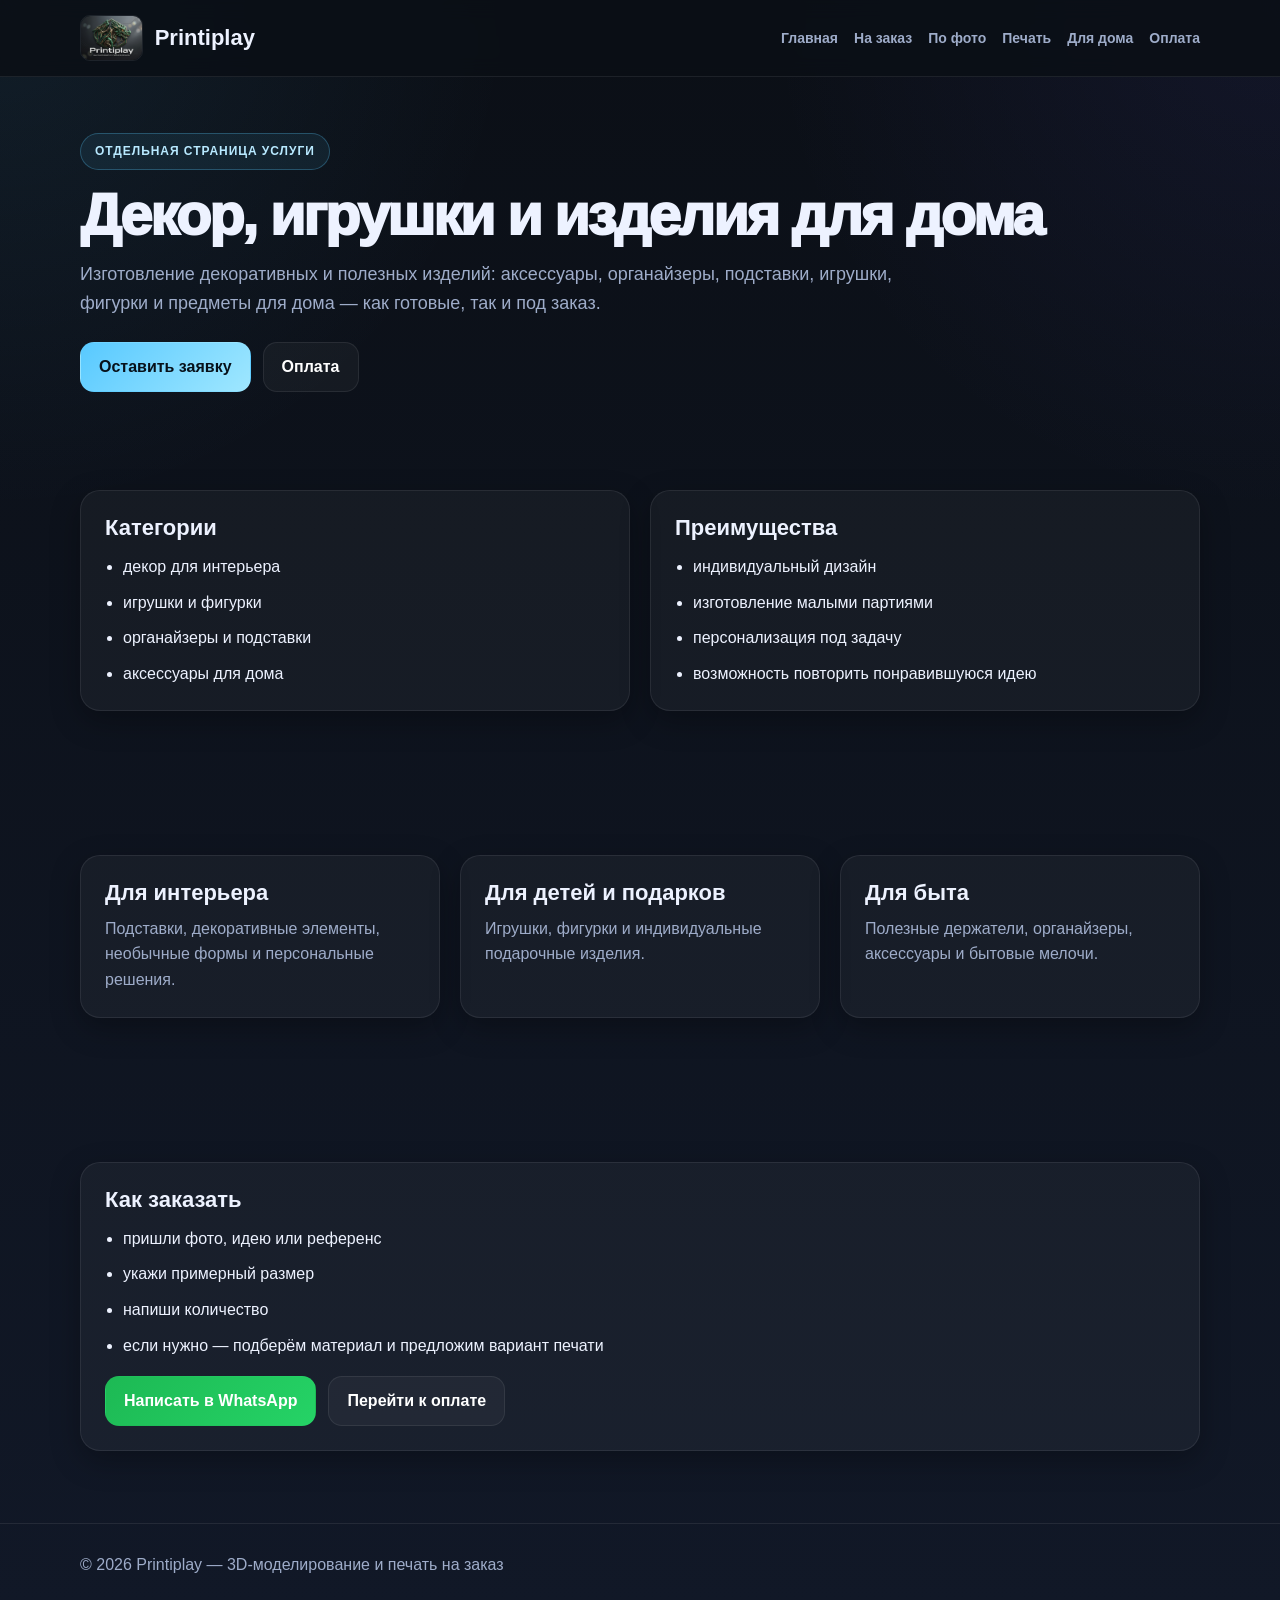
<file: home-decor.html>
<!DOCTYPE html>
<html lang="ru">
<head>
  <meta charset="UTF-8">
  <meta name="viewport" content="width=device-width, initial-scale=1.0">
  <title>Декор, игрушки и изделия для дома — Printiplay</title>
  <meta name="description" content="Printiplay: декор, игрушки, аксессуары и изделия для дома, готовые товары и изготовление под заказ.">
  <link rel="stylesheet" href="pages.css">
</head>
<body>
  <header class="header">
    <div class="container header-inner">
      <a href="index.html" class="brand">
        <img src="images/logo-printiplay.jpg" alt="Printiplay">
        <span>Printiplay</span>
      </a>
      <nav class="nav">
        <a href="index.html">Главная</a>
        <a href="modeling.html">На заказ</a>
        <a href="photo-modeling.html">По фото</a>
        <a href="printing.html">Печать</a>
        <a href="home-decor.html">Для дома</a>
        <a href="payment.html">Оплата</a>
      </nav>
    </div>
  </header>

  <main>
    <section class="hero">
      <div class="container">
        <div class="badge">Отдельная страница услуги</div>
        <h1 class="title">Декор, игрушки и изделия для дома</h1>
        <p class="subtitle">
          Изготовление декоративных и полезных изделий: аксессуары, органайзеры, подставки,
          игрушки, фигурки и предметы для дома — как готовые, так и под заказ.
        </p>
        <div class="actions">
          <a class="btn btn-primary" href="index.html#order">Оставить заявку</a>
          <a class="btn btn-secondary" href="payment.html">Оплата</a>
        </div>
      </div>
    </section>

    <section class="section">
      <div class="container grid grid-2">
        <div class="card">
          <h3>Категории</h3>
          <ul class="list">
            <li>декор для интерьера</li>
            <li>игрушки и фигурки</li>
            <li>органайзеры и подставки</li>
            <li>аксессуары для дома</li>
          </ul>
        </div>

        <div class="card">
          <h3>Преимущества</h3>
          <ul class="list">
            <li>индивидуальный дизайн</li>
            <li>изготовление малыми партиями</li>
            <li>персонализация под задачу</li>
            <li>возможность повторить понравившуюся идею</li>
          </ul>
        </div>
      </div>
    </section>

    <section class="section">
      <div class="container grid grid-3">
        <div class="card">
          <h3>Для интерьера</h3>
          <p>Подставки, декоративные элементы, необычные формы и персональные решения.</p>
        </div>
        <div class="card">
          <h3>Для детей и подарков</h3>
          <p>Игрушки, фигурки и индивидуальные подарочные изделия.</p>
        </div>
        <div class="card">
          <h3>Для быта</h3>
          <p>Полезные держатели, органайзеры, аксессуары и бытовые мелочи.</p>
        </div>
      </div>
    </section>

    <section class="section">
      <div class="container">
        <div class="card">
          <h3>Как заказать</h3>
          <ul class="list">
            <li>пришли фото, идею или референс</li>
            <li>укажи примерный размер</li>
            <li>напиши количество</li>
            <li>если нужно — подберём материал и предложим вариант печати</li>
          </ul>

          <div class="actions" style="margin-top:18px;">
            <a class="btn btn-whatsapp" href="https://wa.me/79773403010?text=Здравствуйте!%20Хочу%20заказать%20декор%20или%20изделие%20для%20дома%20в%20Printiplay" target="_blank">Написать в WhatsApp</a>
            <a class="btn btn-secondary" href="payment.html">Перейти к оплате</a>
          </div>
        </div>
      </div>
    </section>
  </main>

  <footer class="footer">
    <div class="container">© 2026 Printiplay — 3D-моделирование и печать на заказ</div>
  </footer>
</body>
</html>
</file>
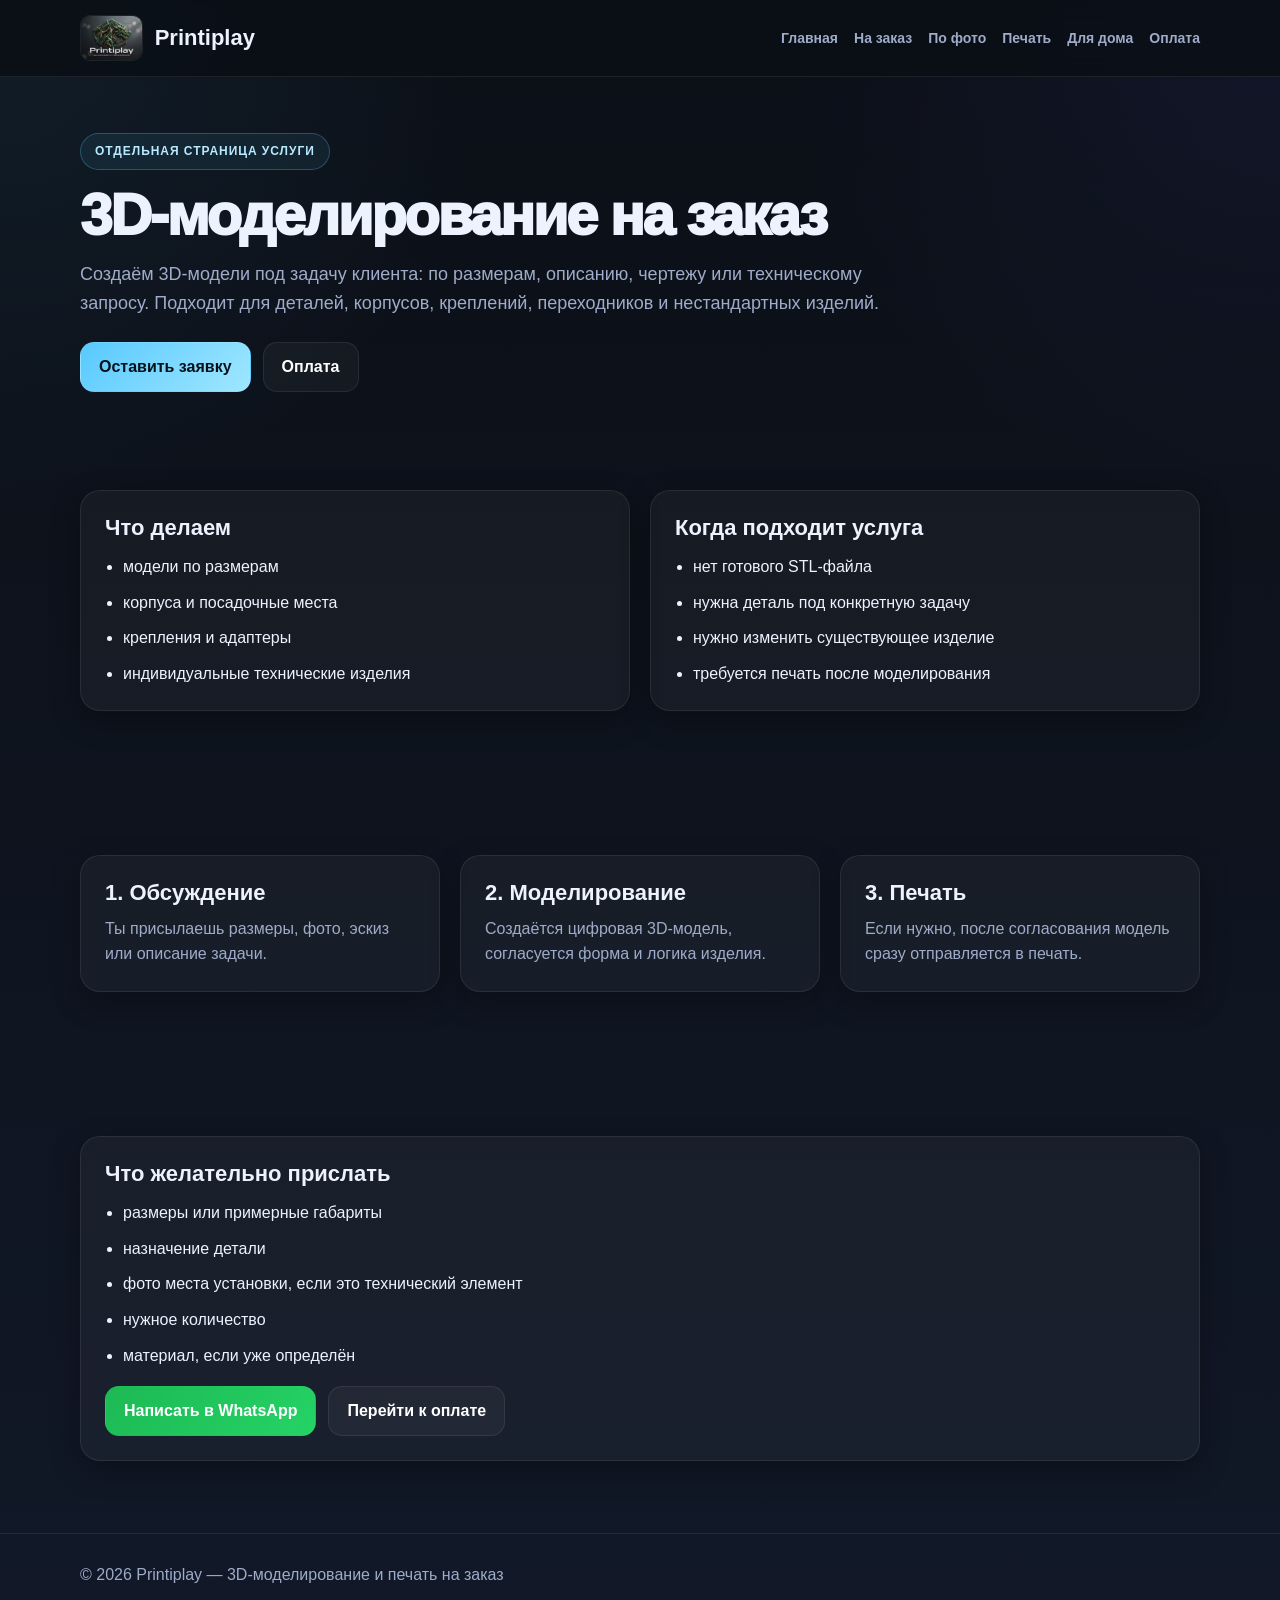
<file: modeling.html>
<!DOCTYPE html>
<html lang="ru">
<head>
  <meta charset="UTF-8">
  <meta name="viewport" content="width=device-width, initial-scale=1.0">
  <title>3D-моделирование на заказ — Printiplay</title>
  <meta name="description" content="3D-моделирование на заказ в Printiplay: детали, корпуса, крепления, индивидуальные изделия по размерам и задаче клиента.">
  <link rel="stylesheet" href="pages.css">
</head>
<body>
  <header class="header">
    <div class="container header-inner">
      <a href="index.html" class="brand">
        <img src="images/logo-printiplay.jpg" alt="Printiplay">
        <span>Printiplay</span>
      </a>
      <nav class="nav">
        <a href="index.html">Главная</a>
        <a href="modeling.html">На заказ</a>
        <a href="photo-modeling.html">По фото</a>
        <a href="printing.html">Печать</a>
        <a href="home-decor.html">Для дома</a>
        <a href="payment.html">Оплата</a>
      </nav>
    </div>
  </header>

  <main>
    <section class="hero">
      <div class="container">
        <div class="badge">Отдельная страница услуги</div>
        <h1 class="title">3D-моделирование на заказ</h1>
        <p class="subtitle">
          Создаём 3D-модели под задачу клиента: по размерам, описанию, чертежу или техническому запросу.
          Подходит для деталей, корпусов, креплений, переходников и нестандартных изделий.
        </p>
        <div class="actions">
          <a class="btn btn-primary" href="index.html#order">Оставить заявку</a>
          <a class="btn btn-secondary" href="payment.html">Оплата</a>
        </div>
      </div>
    </section>

    <section class="section">
      <div class="container grid grid-2">
        <div class="card">
          <h3>Что делаем</h3>
          <ul class="list">
            <li>модели по размерам</li>
            <li>корпуса и посадочные места</li>
            <li>крепления и адаптеры</li>
            <li>индивидуальные технические изделия</li>
          </ul>
        </div>

        <div class="card">
          <h3>Когда подходит услуга</h3>
          <ul class="list">
            <li>нет готового STL-файла</li>
            <li>нужна деталь под конкретную задачу</li>
            <li>нужно изменить существующее изделие</li>
            <li>требуется печать после моделирования</li>
          </ul>
        </div>
      </div>
    </section>

    <section class="section">
      <div class="container grid grid-3">
        <div class="card">
          <h3>1. Обсуждение</h3>
          <p>Ты присылаешь размеры, фото, эскиз или описание задачи.</p>
        </div>
        <div class="card">
          <h3>2. Моделирование</h3>
          <p>Создаётся цифровая 3D-модель, согласуется форма и логика изделия.</p>
        </div>
        <div class="card">
          <h3>3. Печать</h3>
          <p>Если нужно, после согласования модель сразу отправляется в печать.</p>
        </div>
      </div>
    </section>

    <section class="section">
      <div class="container">
        <div class="card">
          <h3>Что желательно прислать</h3>
          <ul class="list">
            <li>размеры или примерные габариты</li>
            <li>назначение детали</li>
            <li>фото места установки, если это технический элемент</li>
            <li>нужное количество</li>
            <li>материал, если уже определён</li>
          </ul>

          <div class="actions" style="margin-top:18px;">
            <a class="btn btn-whatsapp" href="https://wa.me/79773403010?text=Здравствуйте!%20Нужно%203D-моделирование%20на%20заказ%20в%20Printiplay" target="_blank">Написать в WhatsApp</a>
            <a class="btn btn-secondary" href="payment.html">Перейти к оплате</a>
          </div>
        </div>
      </div>
    </section>
  </main>

  <footer class="footer">
    <div class="container">© 2026 Printiplay — 3D-моделирование и печать на заказ</div>
  </footer>
</body>
</html>
</file>
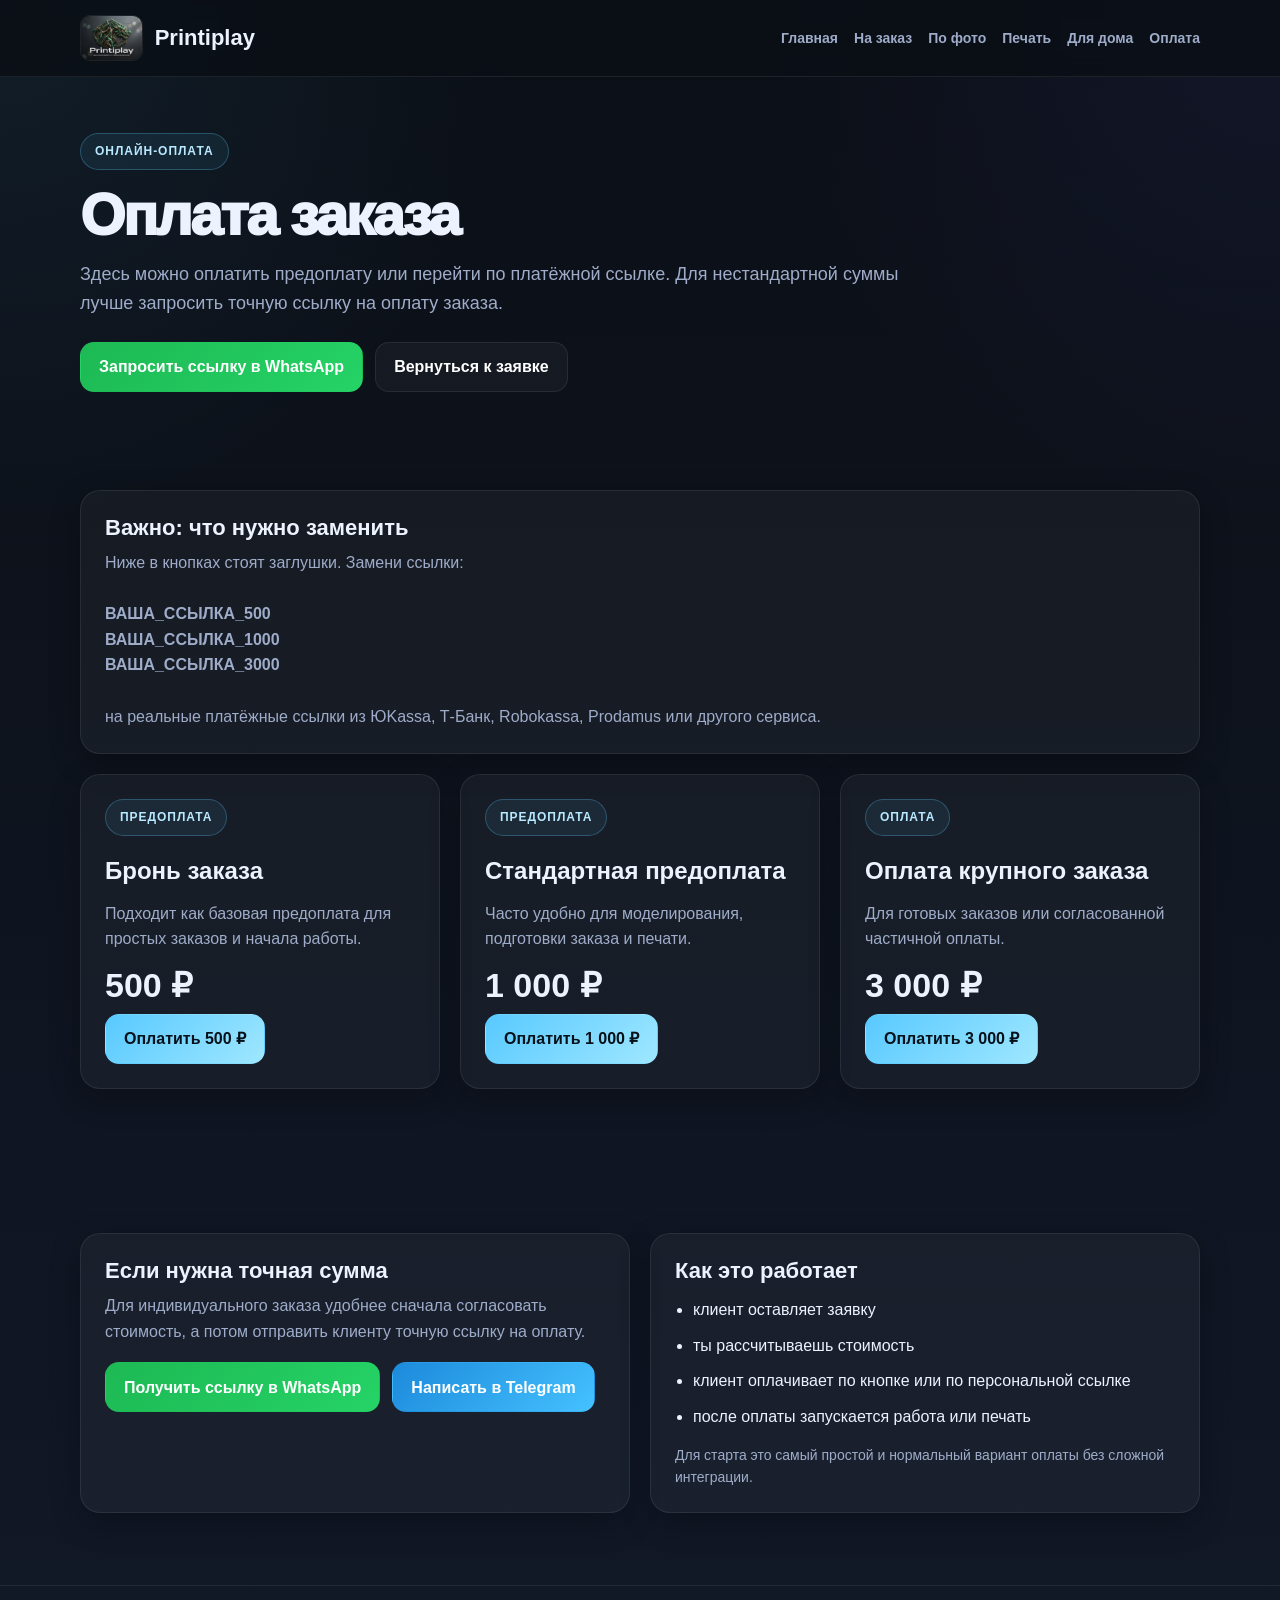
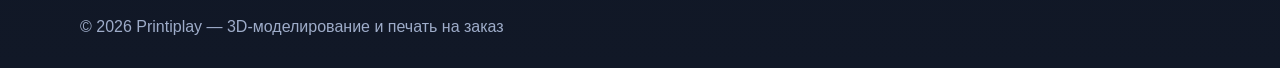
<file: payment.html>
<!DOCTYPE html>
<html lang="ru">
<head>
  <meta charset="UTF-8">
  <meta name="viewport" content="width=device-width, initial-scale=1.0">
  <title>Оплата заказа — Printiplay</title>
  <meta name="description" content="Онлайн-оплата заказа Printiplay: предоплата и оплата по ссылке.">
  <link rel="stylesheet" href="pages.css">
</head>
<body>
  <header class="header">
    <div class="container header-inner">
      <a href="index.html" class="brand">
        <img src="images/logo-printiplay.jpg" alt="Printiplay">
        <span>Printiplay</span>
      </a>
      <nav class="nav">
        <a href="index.html">Главная</a>
        <a href="modeling.html">На заказ</a>
        <a href="photo-modeling.html">По фото</a>
        <a href="printing.html">Печать</a>
        <a href="home-decor.html">Для дома</a>
        <a href="payment.html">Оплата</a>
      </nav>
    </div>
  </header>

  <main>
    <section class="hero">
      <div class="container">
        <div class="badge">Онлайн-оплата</div>
        <h1 class="title">Оплата заказа</h1>
        <p class="subtitle">
          Здесь можно оплатить предоплату или перейти по платёжной ссылке.
          Для нестандартной суммы лучше запросить точную ссылку на оплату заказа.
        </p>
        <div class="actions">
          <a class="btn btn-whatsapp" href="https://wa.me/79773403010?text=Здравствуйте!%20Хочу%20получить%20ссылку%20на%20оплату%20заказа%20в%20Printiplay" target="_blank">Запросить ссылку в WhatsApp</a>
          <a class="btn btn-secondary" href="index.html#order">Вернуться к заявке</a>
        </div>
      </div>
    </section>

    <section class="section">
      <div class="container">
        <div class="card" style="margin-bottom:20px;">
          <h3>Важно: что нужно заменить</h3>
          <p>
            Ниже в кнопках стоят заглушки. Замени ссылки:
            <br><br>
            <b>ВАША_ССЫЛКА_500</b><br>
            <b>ВАША_ССЫЛКА_1000</b><br>
            <b>ВАША_ССЫЛКА_3000</b>
            <br><br>
            на реальные платёжные ссылки из ЮKassa, Т-Банк, Robokassa, Prodamus или другого сервиса.
          </p>
        </div>

        <div class="pay-grid">
          <a class="pay-card" href="ВАША_ССЫЛКА_500" target="_blank" rel="noopener">
            <div class="badge">Предоплата</div>
            <h3>Бронь заказа</h3>
            <p>Подходит как базовая предоплата для простых заказов и начала работы.</p>
            <div class="price">500 ₽</div>
            <span class="btn btn-primary">Оплатить 500 ₽</span>
          </a>

          <a class="pay-card" href="ВАША_ССЫЛКА_1000" target="_blank" rel="noopener">
            <div class="badge">Предоплата</div>
            <h3>Стандартная предоплата</h3>
            <p>Часто удобно для моделирования, подготовки заказа и печати.</p>
            <div class="price">1 000 ₽</div>
            <span class="btn btn-primary">Оплатить 1 000 ₽</span>
          </a>

          <a class="pay-card" href="ВАША_ССЫЛКА_3000" target="_blank" rel="noopener">
            <div class="badge">Оплата</div>
            <h3>Оплата крупного заказа</h3>
            <p>Для готовых заказов или согласованной частичной оплаты.</p>
            <div class="price">3 000 ₽</div>
            <span class="btn btn-primary">Оплатить 3 000 ₽</span>
          </a>
        </div>
      </div>
    </section>

    <section class="section">
      <div class="container grid grid-2">
        <div class="card">
          <h3>Если нужна точная сумма</h3>
          <p>
            Для индивидуального заказа удобнее сначала согласовать стоимость,
            а потом отправить клиенту точную ссылку на оплату.
          </p>
          <div class="actions" style="margin-top:18px;">
            <a class="btn btn-whatsapp" href="https://wa.me/79773403010?text=Здравствуйте!%20Нужна%20точная%20ссылка%20на%20оплату%20заказа%20в%20Printiplay" target="_blank">Получить ссылку в WhatsApp</a>
            <a class="btn btn-telegram" href="https://t.me/ibabakovv" target="_blank">Написать в Telegram</a>
          </div>
        </div>

        <div class="card">
          <h3>Как это работает</h3>
          <ul class="list">
            <li>клиент оставляет заявку</li>
            <li>ты рассчитываешь стоимость</li>
            <li>клиент оплачивает по кнопке или по персональной ссылке</li>
            <li>после оплаты запускается работа или печать</li>
          </ul>
          <p class="note" style="margin-top:14px;">
            Для старта это самый простой и нормальный вариант оплаты без сложной интеграции.
          </p>
        </div>
      </div>
    </section>
  </main>

  <footer class="footer">
    <div class="container">© 2026 Printiplay — 3D-моделирование и печать на заказ</div>
  </footer>
</body>
</html>
</file>
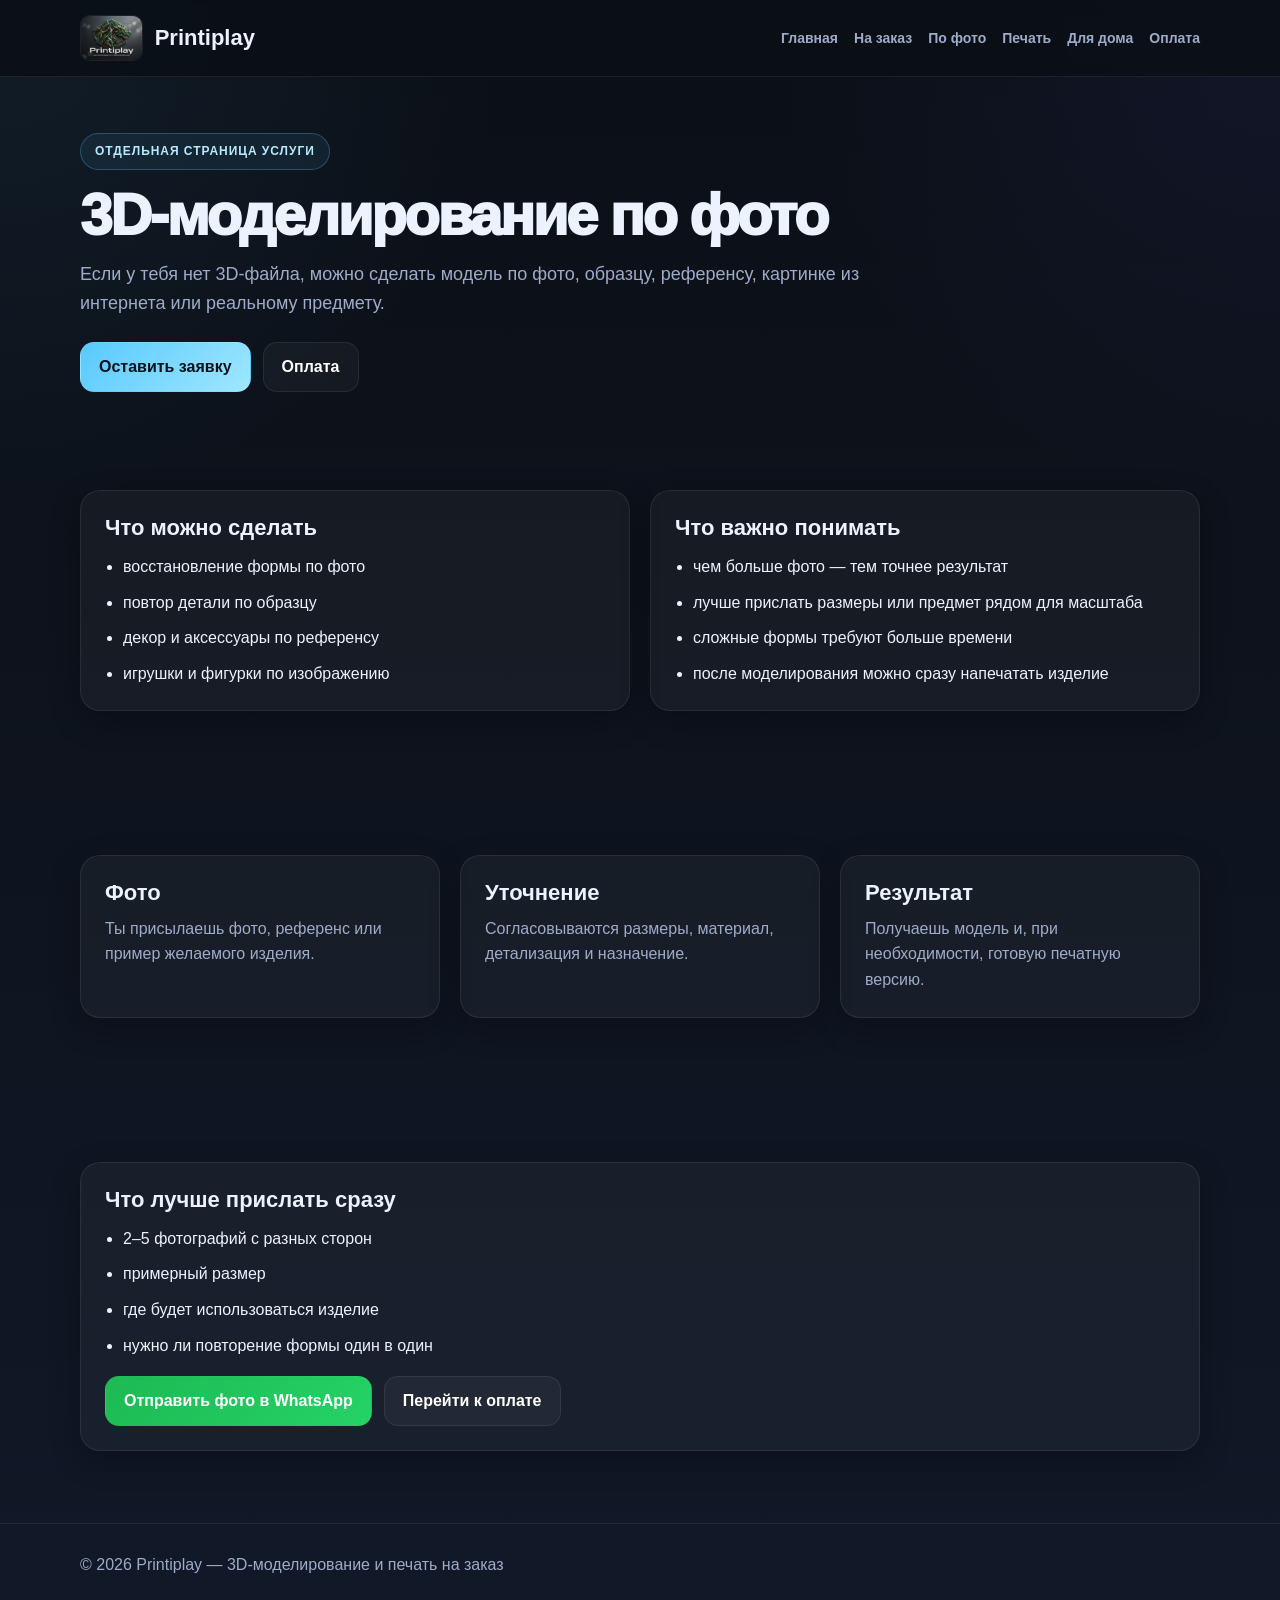
<file: photo-modeling.html>
<!DOCTYPE html>
<html lang="ru">
<head>
  <meta charset="UTF-8">
  <meta name="viewport" content="width=device-width, initial-scale=1.0">
  <title>3D-моделирование по фото — Printiplay</title>
  <meta name="description" content="3D-моделирование по фото в Printiplay: создание моделей по изображению, образцу, референсу или примеру.">
  <link rel="stylesheet" href="pages.css">
</head>
<body>
  <header class="header">
    <div class="container header-inner">
      <a href="index.html" class="brand">
        <img src="images/logo-printiplay.jpg" alt="Printiplay">
        <span>Printiplay</span>
      </a>
      <nav class="nav">
        <a href="index.html">Главная</a>
        <a href="modeling.html">На заказ</a>
        <a href="photo-modeling.html">По фото</a>
        <a href="printing.html">Печать</a>
        <a href="home-decor.html">Для дома</a>
        <a href="payment.html">Оплата</a>
      </nav>
    </div>
  </header>

  <main>
    <section class="hero">
      <div class="container">
        <div class="badge">Отдельная страница услуги</div>
        <h1 class="title">3D-моделирование по фото</h1>
        <p class="subtitle">
          Если у тебя нет 3D-файла, можно сделать модель по фото, образцу, референсу,
          картинке из интернета или реальному предмету.
        </p>
        <div class="actions">
          <a class="btn btn-primary" href="index.html#order">Оставить заявку</a>
          <a class="btn btn-secondary" href="payment.html">Оплата</a>
        </div>
      </div>
    </section>

    <section class="section">
      <div class="container grid grid-2">
        <div class="card">
          <h3>Что можно сделать</h3>
          <ul class="list">
            <li>восстановление формы по фото</li>
            <li>повтор детали по образцу</li>
            <li>декор и аксессуары по референсу</li>
            <li>игрушки и фигурки по изображению</li>
          </ul>
        </div>

        <div class="card">
          <h3>Что важно понимать</h3>
          <ul class="list">
            <li>чем больше фото — тем точнее результат</li>
            <li>лучше прислать размеры или предмет рядом для масштаба</li>
            <li>сложные формы требуют больше времени</li>
            <li>после моделирования можно сразу напечатать изделие</li>
          </ul>
        </div>
      </div>
    </section>

    <section class="section">
      <div class="container grid grid-3">
        <div class="card">
          <h3>Фото</h3>
          <p>Ты присылаешь фото, референс или пример желаемого изделия.</p>
        </div>
        <div class="card">
          <h3>Уточнение</h3>
          <p>Согласовываются размеры, материал, детализация и назначение.</p>
        </div>
        <div class="card">
          <h3>Результат</h3>
          <p>Получаешь модель и, при необходимости, готовую печатную версию.</p>
        </div>
      </div>
    </section>

    <section class="section">
      <div class="container">
        <div class="card">
          <h3>Что лучше прислать сразу</h3>
          <ul class="list">
            <li>2–5 фотографий с разных сторон</li>
            <li>примерный размер</li>
            <li>где будет использоваться изделие</li>
            <li>нужно ли повторение формы один в один</li>
          </ul>

          <div class="actions" style="margin-top:18px;">
            <a class="btn btn-whatsapp" href="https://wa.me/79773403010?text=Здравствуйте!%20Нужно%203D-моделирование%20по%20фото%20в%20Printiplay" target="_blank">Отправить фото в WhatsApp</a>
            <a class="btn btn-secondary" href="payment.html">Перейти к оплате</a>
          </div>
        </div>
      </div>
    </section>
  </main>

  <footer class="footer">
    <div class="container">© 2026 Printiplay — 3D-моделирование и печать на заказ</div>
  </footer>
</body>
</html>
</file>
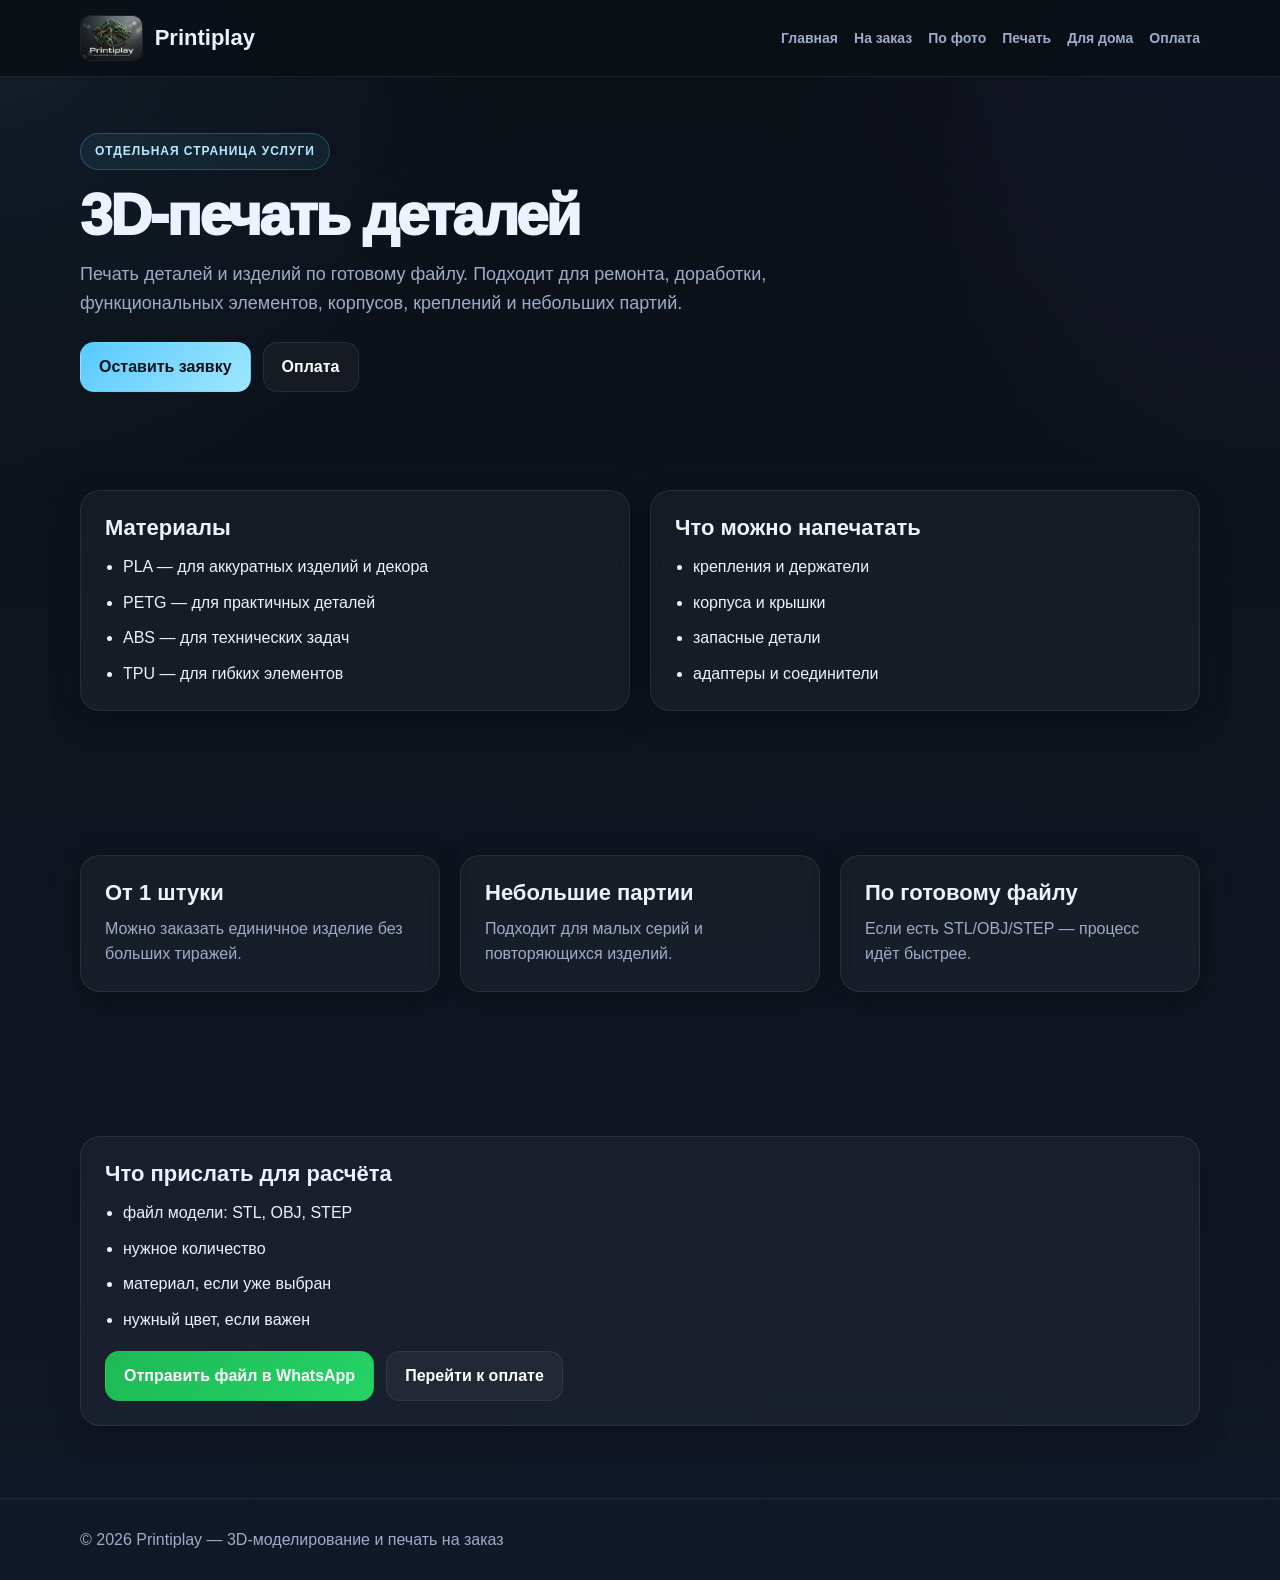
<file: printing.html>
<!DOCTYPE html>
<html lang="ru">
<head>
  <meta charset="UTF-8">
  <meta name="viewport" content="width=device-width, initial-scale=1.0">
  <title>3D-печать деталей — Printiplay</title>
  <meta name="description" content="3D-печать деталей в Printiplay: печать по готовым файлам, малые партии, детали, корпуса, крепления, аксессуары.">
  <link rel="stylesheet" href="pages.css">
</head>
<body>
  <header class="header">
    <div class="container header-inner">
      <a href="index.html" class="brand">
        <img src="images/logo-printiplay.jpg" alt="Printiplay">
        <span>Printiplay</span>
      </a>
      <nav class="nav">
        <a href="index.html">Главная</a>
        <a href="modeling.html">На заказ</a>
        <a href="photo-modeling.html">По фото</a>
        <a href="printing.html">Печать</a>
        <a href="home-decor.html">Для дома</a>
        <a href="payment.html">Оплата</a>
      </nav>
    </div>
  </header>

  <main>
    <section class="hero">
      <div class="container">
        <div class="badge">Отдельная страница услуги</div>
        <h1 class="title">3D-печать деталей</h1>
        <p class="subtitle">
          Печать деталей и изделий по готовому файлу. Подходит для ремонта, доработки,
          функциональных элементов, корпусов, креплений и небольших партий.
        </p>
        <div class="actions">
          <a class="btn btn-primary" href="index.html#order">Оставить заявку</a>
          <a class="btn btn-secondary" href="payment.html">Оплата</a>
        </div>
      </div>
    </section>

    <section class="section">
      <div class="container grid grid-2">
        <div class="card">
          <h3>Материалы</h3>
          <ul class="list">
            <li>PLA — для аккуратных изделий и декора</li>
            <li>PETG — для практичных деталей</li>
            <li>ABS — для технических задач</li>
            <li>TPU — для гибких элементов</li>
          </ul>
        </div>

        <div class="card">
          <h3>Что можно напечатать</h3>
          <ul class="list">
            <li>крепления и держатели</li>
            <li>корпуса и крышки</li>
            <li>запасные детали</li>
            <li>адаптеры и соединители</li>
          </ul>
        </div>
      </div>
    </section>

    <section class="section">
      <div class="container grid grid-3">
        <div class="card">
          <h3>От 1 штуки</h3>
          <p>Можно заказать единичное изделие без больших тиражей.</p>
        </div>
        <div class="card">
          <h3>Небольшие партии</h3>
          <p>Подходит для малых серий и повторяющихся изделий.</p>
        </div>
        <div class="card">
          <h3>По готовому файлу</h3>
          <p>Если есть STL/OBJ/STEP — процесс идёт быстрее.</p>
        </div>
      </div>
    </section>

    <section class="section">
      <div class="container">
        <div class="card">
          <h3>Что прислать для расчёта</h3>
          <ul class="list">
            <li>файл модели: STL, OBJ, STEP</li>
            <li>нужное количество</li>
            <li>материал, если уже выбран</li>
            <li>нужный цвет, если важен</li>
          </ul>

          <div class="actions" style="margin-top:18px;">
            <a class="btn btn-whatsapp" href="https://wa.me/79773403010?text=Здравствуйте!%20Нужна%203D-печать%20детали%20в%20Printiplay" target="_blank">Отправить файл в WhatsApp</a>
            <a class="btn btn-secondary" href="payment.html">Перейти к оплате</a>
          </div>
        </div>
      </div>
    </section>
  </main>

  <footer class="footer">
    <div class="container">© 2026 Printiplay — 3D-моделирование и печать на заказ</div>
  </footer>
</body>
</html>
</file>
<file: pages.css>
:root{
  --bg:#0b0f16;
  --bg2:#111826;
  --card:#161f30;
  --line:rgba(255,255,255,.08);
  --text:#edf2ff;
  --muted:#9eacc9;
  --accent:#58c9ff;
  --accent2:#6e63ff;
  --radius:20px;
  --shadow:0 10px 30px rgba(0,0,0,.28);
  --max:1120px;
}

*{box-sizing:border-box;margin:0;padding:0}
html{scroll-behavior:smooth}
body{
  font-family:Inter,Arial,sans-serif;
  color:var(--text);
  background:
    radial-gradient(circle at top left, rgba(88,201,255,.08), transparent 25%),
    radial-gradient(circle at top right, rgba(110,99,255,.08), transparent 25%),
    linear-gradient(180deg, #0b0f16 0%, #111827 100%);
  line-height:1.6;
}
a{text-decoration:none;color:inherit}
img{max-width:100%;display:block}
.container{width:min(calc(100% - 32px), var(--max));margin:0 auto}

.header{
  position:sticky;
  top:0;
  z-index:100;
  background:rgba(11,15,22,.88);
  backdrop-filter:blur(10px);
  border-bottom:1px solid var(--line);
}
.header-inner{
  min-height:76px;
  display:flex;
  align-items:center;
  justify-content:space-between;
  gap:16px;
  flex-wrap:wrap;
}
.brand{
  display:flex;
  align-items:center;
  gap:12px;
  font-weight:900;
  font-size:22px;
}
.brand img{
  height:46px;
  width:auto;
  border-radius:10px;
  border:1px solid var(--line);
}
.nav{
  display:flex;
  gap:16px;
  flex-wrap:wrap;
}
.nav a{
  color:var(--muted);
  font-weight:700;
  font-size:14px;
}
.nav a:hover{color:#fff}

.section{padding:72px 0}
.hero{padding:56px 0 26px}
.badge{
  display:inline-block;
  font-size:12px;
  font-weight:800;
  letter-spacing:.08em;
  text-transform:uppercase;
  color:#b8e9ff;
  border:1px solid rgba(88,201,255,.28);
  background:rgba(88,201,255,.08);
  border-radius:999px;
  padding:8px 14px;
  margin-bottom:16px;
}
.title{
  font-size:clamp(34px,5vw,58px);
  line-height:1;
  letter-spacing:-.04em;
  font-weight:950;
  margin-bottom:16px;
}
.subtitle{
  color:var(--muted);
  font-size:18px;
  max-width:820px;
  margin-bottom:24px;
}
.actions{
  display:flex;
  flex-wrap:wrap;
  gap:12px;
}
.btn{
  display:inline-flex;
  align-items:center;
  justify-content:center;
  min-height:50px;
  padding:0 18px;
  border-radius:14px;
  font-weight:800;
  border:1px solid transparent;
  transition:.2s ease;
}
.btn:hover{transform:translateY(-1px)}
.btn-primary{
  background:linear-gradient(135deg,var(--accent),#9fe7ff);
  color:#07111a;
}
.btn-secondary{
  border-color:var(--line);
  background:rgba(255,255,255,.04);
  color:#fff;
}
.btn-whatsapp{
  background:linear-gradient(135deg,#1db954,#25d366);
  color:#fff;
}
.btn-telegram{
  background:linear-gradient(135deg,#1c8adb,#45c1ff);
  color:#fff;
}

.grid{display:grid;gap:20px}
.grid-2{grid-template-columns:repeat(2,1fr)}
.grid-3{grid-template-columns:repeat(3,1fr)}

.card{
  background:rgba(255,255,255,.04);
  border:1px solid var(--line);
  border-radius:var(--radius);
  box-shadow:var(--shadow);
  padding:24px;
}
.card h2,.card h3{
  margin-bottom:10px;
  line-height:1.15;
}
.card h3{font-size:22px}
.card p{color:var(--muted)}
.list{
  padding-left:18px;
  display:grid;
  gap:10px;
  margin-top:14px;
}
.note{
  color:var(--muted);
  font-size:14px;
}
.pay-grid{
  display:grid;
  grid-template-columns:repeat(3,1fr);
  gap:20px;
}
.pay-card{
  background:rgba(255,255,255,.04);
  border:1px solid var(--line);
  border-radius:20px;
  box-shadow:var(--shadow);
  padding:24px;
  transition:.2s ease;
}
.pay-card:hover{
  transform:translateY(-2px);
  border-color:rgba(88,201,255,.26);
}
.pay-card h3{
  font-size:24px;
  margin-bottom:10px;
}
.pay-card p{
  color:var(--muted);
  margin-bottom:16px;
}
.price{
  font-size:34px;
  font-weight:900;
  line-height:1;
  margin-bottom:12px;
}
.footer{
  padding:28px 0;
  border-top:1px solid var(--line);
  color:var(--muted);
}

@media (max-width:900px){
  .grid-2,.grid-3,.pay-grid{grid-template-columns:1fr}
}
</file>
